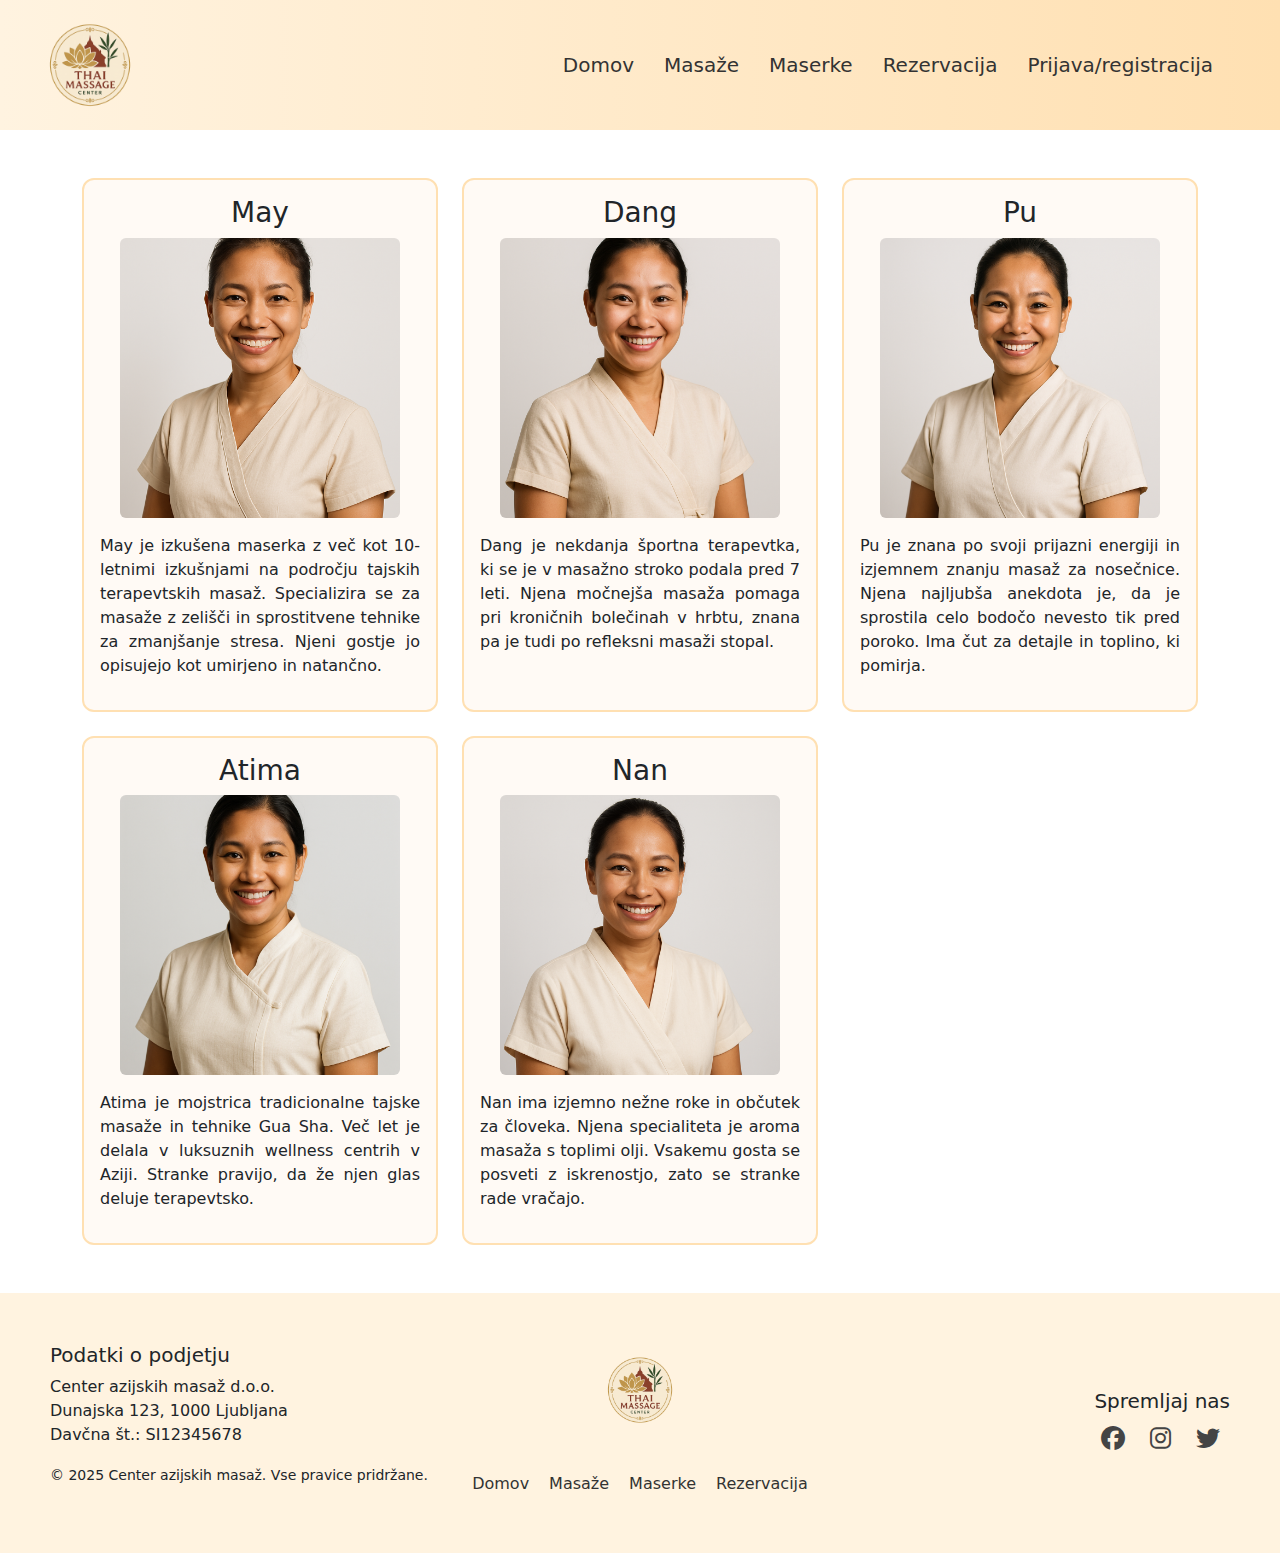
<file: frontend/main/masseuses.html>
<!DOCTYPE html>
<html lang="sl">
<head>
  <meta charset="UTF-8">
  <meta name="viewport" content="width=device-width, initial-scale=1.0">
  <title>Center azijskih masaž</title>
  <link href="https://cdn.jsdelivr.net/npm/bootstrap@5.3.7/dist/css/bootstrap.min.css" rel="stylesheet">
  <link rel="stylesheet" href="../css/main.css">
  <link rel="stylesheet" href="https://cdnjs.cloudflare.com/ajax/libs/font-awesome/6.5.0/css/all.min.css">
</head>

<body>

<header>
  <div class="logo">
    <img src="../src/logo1.png" alt="logo">
  </div>
  <nav class="navbar navbar-expand-lg">
    <div class="container-fluid">
      <div class="navbar-nav">
        <a class="navbar-brand" href="index.html">Domov</a>
        <a class="navbar-brand" href="massages.html">Masaže</a>
        <a class="navbar-brand" href="masseuses.html">Maserke</a>
        <a class="navbar-brand" href="reservation.html">Rezervacija</a>
        <a class="navbar-brand" href="../customer/register.html">Prijava/registracija</a>
      </div>
    </div>
  </nav>
</header>

<main class="container my-5">
  <div class="row g-4">
    <div class="col-sm-6 col-lg-4">
      <div class="masseuse-card p-3 h-100">
        <h3 class="text-center">May</h3>
        <img src="../src/thai1.png" class="img-fluid rounded mx-auto d-block" alt="May">
        <p>May je izkušena maserka z več kot 10-letnimi izkušnjami na področju tajskih terapevtskih masaž. Specializira se za masaže z zelišči in sprostitvene tehnike za zmanjšanje stresa. Njeni gostje jo opisujejo kot umirjeno in natančno.</p>
      </div>
    </div>
    <div class="col-sm-6 col-lg-4">
      <div class="masseuse-card p-3 h-100">
        <h3 class="text-center">Dang</h3>
        <img src="../src/thai6.png" class="img-fluid rounded mx-auto d-block" alt="Dang">
        <p>Dang je nekdanja športna terapevtka, ki se je v masažno stroko podala pred 7 leti. Njena močnejša masaža pomaga pri kroničnih bolečinah v hrbtu, znana pa je tudi po refleksni masaži stopal.</p>
      </div>
    </div>
    <div class="col-sm-6 col-lg-4">
      <div class="masseuse-card p-3 h-100">
        <h3 class="text-center">Pu</h3>
        <img src="../src/thai3.png" class="img-fluid rounded mx-auto d-block" alt="Pu">
        <p>Pu je znana po svoji prijazni energiji in izjemnem znanju masaž za nosečnice. Njena najljubša anekdota je, da je sprostila celo bodočo nevesto tik pred poroko. Ima čut za detajle in toplino, ki pomirja.</p>
      </div>
    </div>
    <div class="col-sm-6 col-lg-4">
      <div class="masseuse-card p-3 h-100">
        <h3 class="text-center">Atima</h3>
        <img src="../src/thai2.png" class="img-fluid rounded mx-auto d-block" alt="Atima">
        <p>Atima je mojstrica tradicionalne tajske masaže in tehnike Gua Sha. Več let je delala v luksuznih wellness centrih v Aziji. Stranke pravijo, da že njen glas deluje terapevtsko.</p>
      </div>
    </div>
    <div class="col-sm-6 col-lg-4">
      <div class="masseuse-card p-3 h-100">
        <h3 class="text-center">Nan</h3>
        <img src="../src/thai5.png" class="img-fluid rounded mx-auto d-block" alt="Nan">
        <p>Nan ima izjemno nežne roke in občutek za človeka. Njena specialiteta je aroma masaža s toplimi olji. Vsakemu gosta se posveti z iskrenostjo, zato se stranke rade vračajo.</p>
      </div>
    </div>
  </div>
</main>



<footer class="mt-5">
  <div class="footer-section">
    <h5>Podatki o podjetju</h5>
    <p>Center azijskih masaž d.o.o.<br> Dunajska 123, 1000 Ljubljana<br> Davčna št.: SI12345678</p>
    <p><small>&copy; 2025 Center azijskih masaž. Vse pravice pridržane.</small></p>
  </div>
  <div class="footer-section text-center">
    <img src="../src/logo1.png" alt="logo" style="width: 80px; border-radius: 50%;"><br>
        <div class="footer-menu mt-2">
        <a href="index.html">Domov</a>
        <a href="massages.html">Masaže</a>
        <a href="masseuses.html">Maserke</a>
        <a href="reservation.html">Rezervacija</a>
        </div>
  </div>
  <div class="footer-section text-end">
    <h5>Spremljaj nas</h5>
    <div class="social-icons">
      <a href="#"><i class="fab fa-facebook"></i></a>
      <a href="#"><i class="fab fa-instagram"></i></a>
      <a href="#"><i class="fab fa-twitter"></i></a>
    </div>
  </div>
</footer>

<script src="https://cdn.jsdelivr.net/npm/bootstrap@5.3.7/dist/js/bootstrap.bundle.min.js"></script>
</body>
</html>
</file>
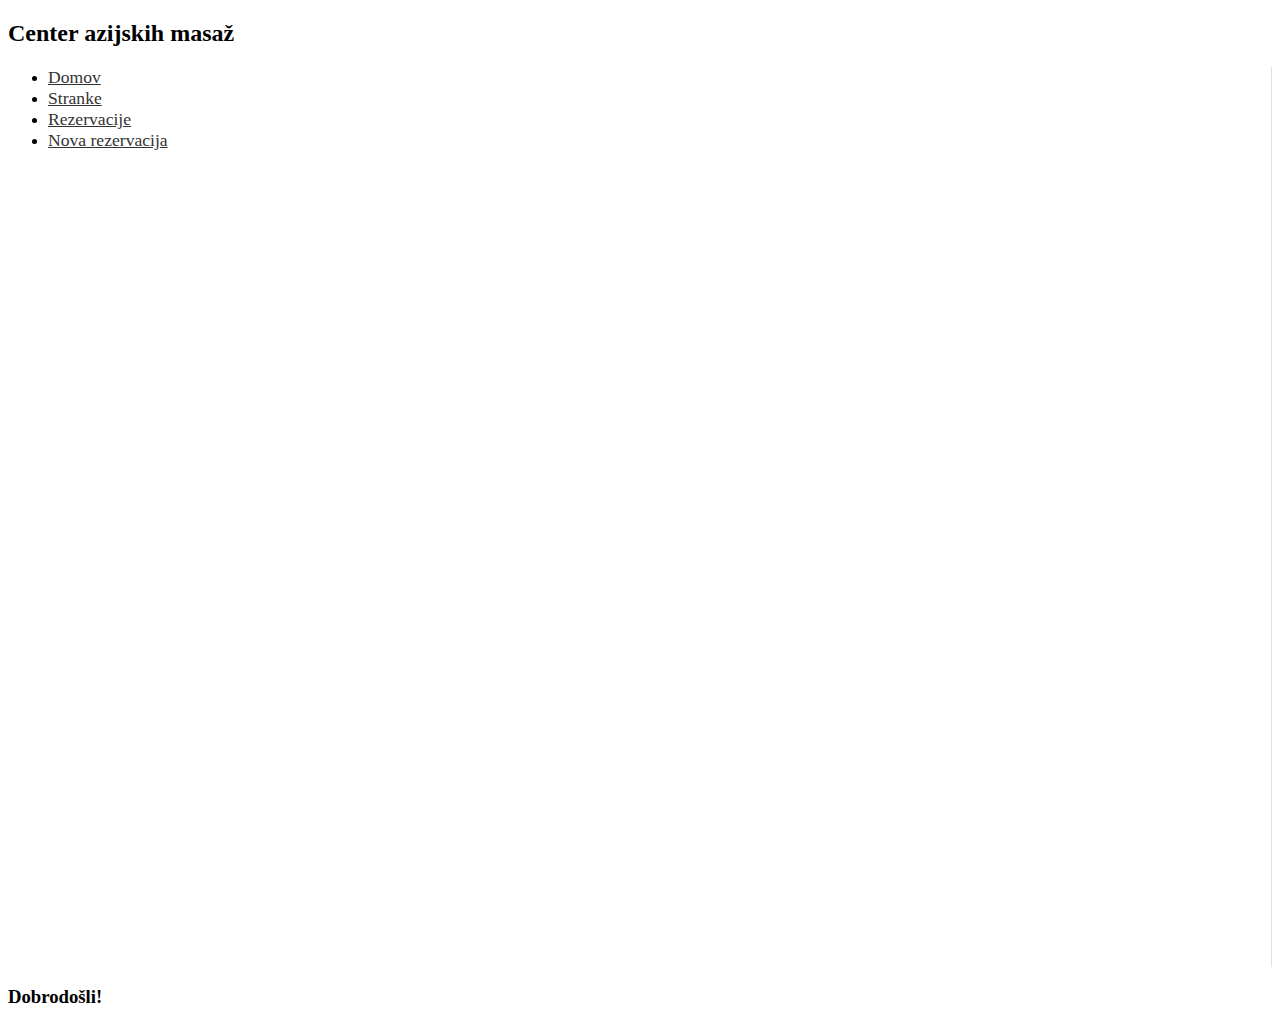
<file: frontend/receptionist/dashboard.html>
<!DOCTYPE html>
<html lang="sl">
<head>
  <meta charset="UTF-8">
  <meta name="viewport" content="width=device-width, initial-scale=1.0">
  <title>Receptorska nadzorna plošča</title>
  <link rel="stylesheet" href="../css/receptionist.css"/>
  <link href="https://cdn.jsdelivr.net/npm/bootstrap@5.3.7/dist/css/bootstrap.min.css" rel="stylesheet" integrity="sha384-LN+7fdVzj6u52u30Kp6M/trliBMCMKTyK833zpbD+pXdCLuTusPj697FH4R/5mcr" crossorigin="anonymous">
</head>
<body>

  <header class="bg-dark text-white p-3">
    <h2 class="m-0">Center azijskih masaž</h2>
  </header>

  <div class="container-fluid">
    <div class="row">

      <nav class="col-md-3 col-lg-2 d-md-block bg-light sidebar py-4">
        <ul class="nav flex-column">
           <li class="nav-item">
            <a class="nav-link" href="dashboard.html">Domov</a>
          </li>
          <li class="nav-item">
            <a class="nav-link" href="customers.html">Stranke</a>
          </li>
          <li class="nav-item">
            <a class="nav-link" href="all-reservations.html">Rezervacije</a>
          </li>
          <li class="nav-item">
            <a class="nav-link" href="add-reservation.html">Nova rezervacija</a>
          </li>
        </ul>
      </nav>

      <main class="col-md-9 ms-sm-auto col-lg-10 px-md-4 py-4">
        <h3>Dobrodošli!</h3>
      </main>

    </div>
  </div>

</body>
</html>
</file>
<file: frontend/css/main.css>
/* header */
header .logo img {
  height: 100px;
  width: 100px;
  border-radius: 50%;
}
header {
  background: linear-gradient(to right, #fff3e0, #ffe0b2);
  padding: 15px 40px;
  display: flex;
  align-items: center;
  justify-content: space-between;
}
.navbar-nav a {
  margin: 0 15px;
  font-weight: 500;
  color: #333;
}

/* footer */
footer {
  background-color: #fff3e0;
  padding: 40px;
  display: flex;
  justify-content: space-between;
  align-items: center;
  flex-wrap: wrap;
}
.footer-section {
  flex: 1;
  padding: 10px;
  min-width: 200px;
}
.footer-section img {
  margin-bottom: 10px;
}
.footer-section .navbar-nav {
  display: flex;
  justify-content: center;
  gap: 15px;
  flex-wrap: wrap;
}
.social-icons a {
  font-size: 1.5rem;
  margin: 0 10px;
  color: #444;
  transition: color 0.3s ease;
}
.social-icons a:hover {
  color: #e65100;
}

.footer-menu {
  display: flex;
  gap: 20px;
  justify-content: center;
  flex-wrap: wrap;
  margin-top: 10px;
}

.footer-menu a {
  color: #333;
  text-decoration: none;
  font-weight: 500;
  transition: color 0.3s ease;
}

.footer-menu a:hover {
  color: #e65100;
}

.footer-section.text-center {
  display: flex;
  flex-direction: column;
  align-items: center;
}

/* carousel */

.carousel-item img {
  height: 700px;
  object-fit: cover;
}
#carouselExampleInterval {
  max-width: 45rem;
  width: 100%;
  padding-bottom: 4rem;
}
#carouselExampleInterval img {
  border-radius: 0.8rem;
}

/* maserke */

.masseuse-card {
  border: 2px solid #ffe0b2;
  border-radius: 12px;
  background-color: #fffaf5;
  transition: transform 0.3s ease, box-shadow 0.3s ease;
}
.masseuse-card:hover {
  transform: translateY(-5px);
  box-shadow: 0 4px 10px rgba(0, 0, 0, 0.1);
}

.masseuse-card img {
  width: 100%;
  max-width: 280px;
  height: 280px;
  object-fit: cover;
  border-radius: 8px;
  margin-bottom: 1rem;
}

.masseuse-card p {
  text-align: justify;
}
</file>
<file: frontend/css/receptionist.css>
.sidebar {
  height: 100vh;
  border-right: 1px solid #dee2e6;
}

.nav-link {
  font-size: 1.1rem;
  color: #333;
}

.nav-link:hover {
  color: #0d6efd;
  text-decoration: underline;
}
</file>
